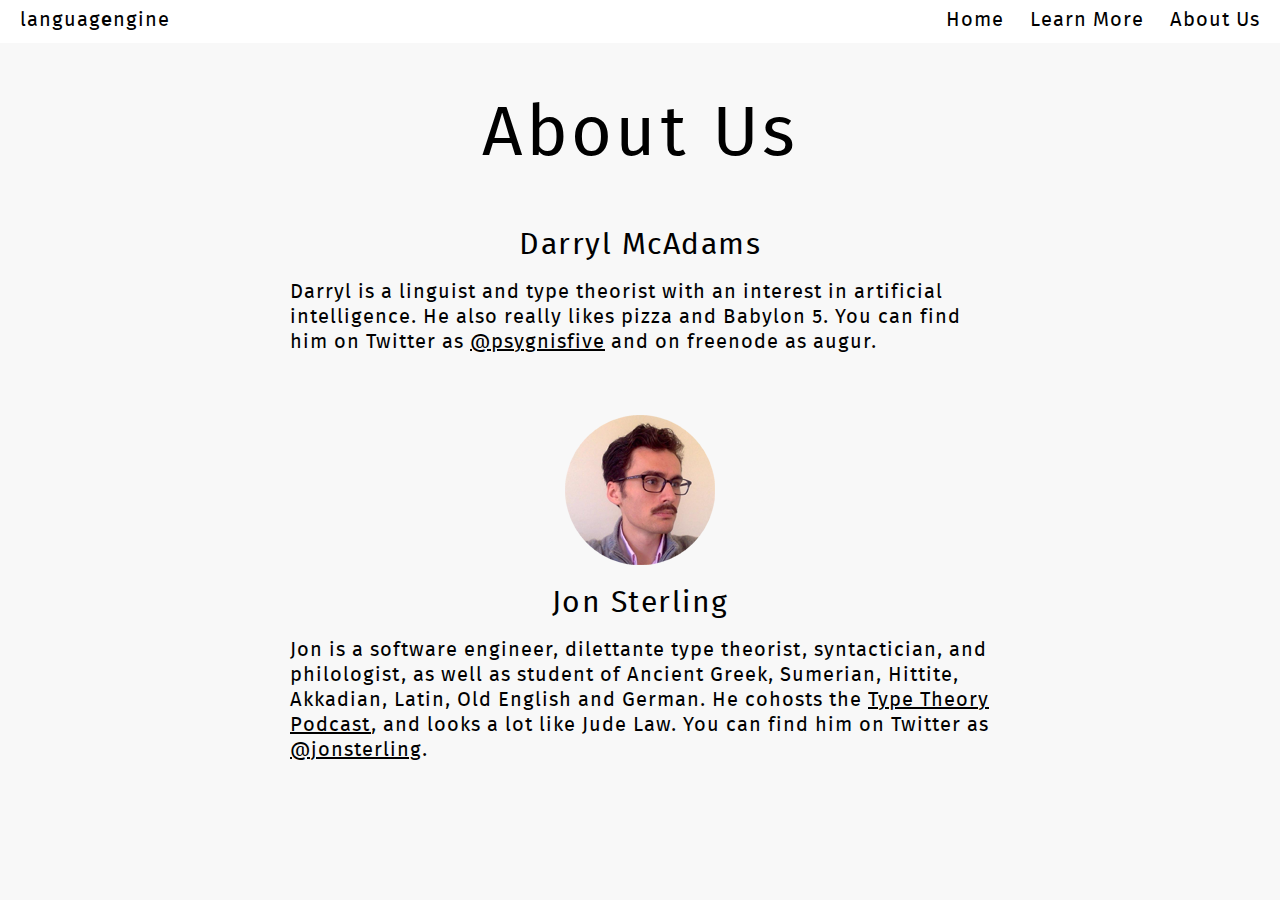
<file: about-us.html>
<!doctype html>
<html>
    <head>
        <meta charset="utf-8"> 
        <link href="/stylesheets/global.css" rel="stylesheet" type="text/css" />
        <title>languagengine - About Us</title>
    </head>
    <body class="info-page">
        <section id="header">
            <a href="/"><span id="title">languag<span class="logo-e">e</span>ngine</span></a>
            <nav id="navigation">
                <a href="/">Home</a>
                <a href="/learn-more">Learn More</a>
                <a href="/about-us">About Us</a>
            </nav>
        </section>
        
        <section id="about-us" class="content-section">
            <h1>About Us</h1>
            <div class="content">
                
                <div class="bio">
                    <h3>Darryl McAdams</h3>
                    <p>
                        Darryl is a linguist and type theorist with an interest in artificial intelligence. He also really likes pizza and Babylon 5. You can find him on Twitter as <a href="http://www.twitter.com/psygnisfive">@psygnisfive</a> and on freenode as augur.
                    </p>
                </div>
                
                <div class="bio">
                    <img src="/images/jon.png" alt="Jon Sterling" width=150 height=150 />
                    <h3>Jon Sterling</h3>
                    <p class="bio">
                        Jon is a software engineer, dilettante type theorist, syntactician, and philologist, as well as student of Ancient Greek, Sumerian, Hittite, Akkadian, Latin, Old English and German. He cohosts the <a href="http://typetheorypodcast.com/">Type Theory Podcast</a>, and looks a lot like Jude Law. You can find him on Twitter as <a href="http://www.twitter.com/jonsterling">@jonsterling</a>.
                    </p>
                </div>
            </div>
        </section>
    </body>
</html>
</file>
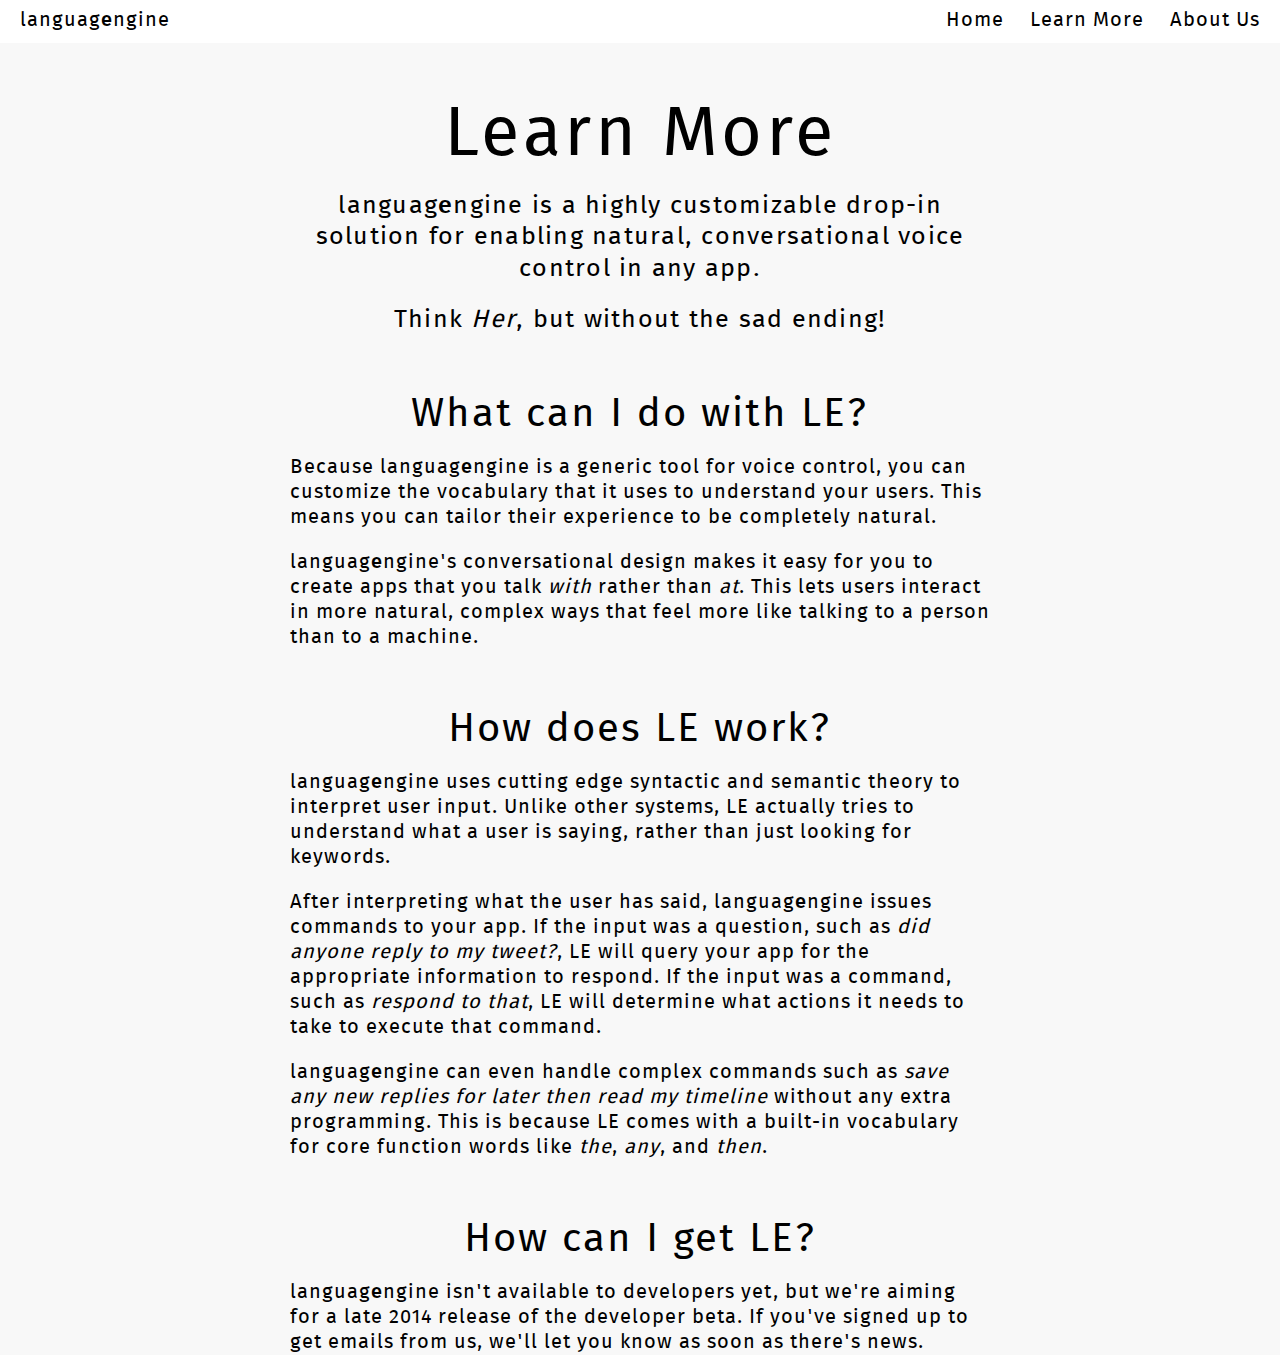
<file: learn-more.html>
<!doctype html>
<html>
    <head>
        <meta charset="utf-8"> 
        <link href="/stylesheets/global.css" rel="stylesheet" type="text/css" />
        <title>languagengine - Learn More</title>
    </head>
    <body class="info-page">
        <section id="header">
            <a href="/"><span id="title">languag<span class="logo-e">e</span>ngine</span></a>
            <nav id="navigation">
                <a href="/">Home</a>
                <a href="/learn-more">Learn More</a>
                <a href="/about-us">About Us</a>
            </nav>
        </section>
        
        <section id="learn-more" class="content-section">
            <h1>Learn More</h1>
            <p class="description">
                languag<span class="logo-e">e</span>ngine is a highly customizable drop-in solution
                for enabling natural, conversational voice control in any app.
            </p>
            <p class="description">
                Think <em>Her</em>, but without the sad ending!
            </p>
            <div class="content">
                <div class="question">
                    <h2>What can I do with LE?</h2>
                    <p>
                        Because languag<span class="logo-e">e</span>ngine is a generic tool for voice control,
                        you can customize the vocabulary that it uses to understand your
                        users. This means you can tailor their experience to be
                        completely natural.
                    </p>
                    <p>
                        languag<span class="logo-e">e</span>ngine's conversational design makes it easy for you to
                        create apps that you talk <em>with</em> rather than <em>at</em>.
                        This lets users interact in more natural, complex ways that
                        feel more like talking to a person than to a machine.
                    </p>
                </div>
                <div class="question">
                    <h2>How does LE work?</h2>
                    <p>
                        languag<span class="logo-e">e</span>ngine uses cutting edge syntactic and semantic theory
                        to interpret user input. Unlike other systems, LE actually tries
                        to understand what a user is saying, rather than just looking
                        for keywords.
                    </p>
                    <p>
                        After interpreting what the user has said, languag<span class="logo-e">e</span>ngine issues
                        commands to your app. If the input was a question, such as
                        <em>did anyone reply to my tweet?</em>, LE will query your app
                        for the appropriate information to respond. If the input was a command,
                        such as <em>respond to that</em>, LE will determine what actions
                        it needs to take to execute that command.
                    </p>
                    <p>
                        languag<span class="logo-e">e</span>ngine can even handle complex commands such as
                        <em>save any new replies for later then read my timeline</em>
                        without any extra programming. This is because LE comes with a built-in
                        vocabulary for core function words like <em>the</em>, <em>any</em>,
                        and <em>then</em>.
                    </p>
                </div>
                <div class="question">
                    <h2>How can I get LE?</h2>
                    <p>
                        languag<span class="logo-e">e</span>ngine isn't available to developers yet, but we're aiming for
                        a late 2014 release of the developer beta. If you've signed up to get emails
                        from us, we'll let you know as soon as there's news.
                    </p>
                </div>
            </div>
        </section>
    </body>
</html>
</file>
<file: stylesheets/global.css>
@font-face {
    font-family: 'Fira Sans';
    font-style: normal;
    font-weight: 400;
    src: local('Fira Sans'), url("../fonts/FiraSans-Regular.woff") format('woff');
}
@font-face {
    font-family: 'Fira Sans';
    font-style: normal;
    font-weight: 500;
    src: local('Fira Sans Medium'), url("../fonts/FiraSans-Medium.woff") format('woff');
}
@font-face {
    font-family: 'Source Serif Pro';
    font-style: normal;
    font-weight: 400;
    src: local('Source Serif Pro'), url("../fonts/SourceSerifPro-Regular.woff") format('woff');
}
@font-face {
    font-family: 'Source Serif Pro';
    font-style: italic;
    font-weight: 400;
    src: url("../fonts/Heuristica-Italic.woff") format('woff');
}
@font-face {
    font-family: 'Source Serif Pro';
    font-style: normal;
    font-weight: 700;
    src: local('Source Serif Pro Bold'), url("../fonts/SourceSerifPro-Bold.woff") format('woff');
}
@font-face {
    font-family: 'Source Code Pro';
    font-style: normal;
    font-weight: 400;
    src: local('Source Code Pro'), url("../fonts/SourceCodePro-Regular.woff") format('woff');
}


* {
  font-family: 'Fira Sans', "Helvetica Neue", Helvetica, Arial, sans-serif;
  letter-spacing: 0.05em;
  padding: 0;
  font-weight: 100;
  margin: 0;
}
pre, code, .code-sample {
  font-family: "Source Code Pro", Menlo, Monaco, Consolas, "DejaVu Sans Mono", monospace;
}
a { color: black; }

.logo-e { font-weight: 500; }

.main-page section { color: white; }
.info-page section { color: black; }

h1 {
  font-size: 70px;
  margin-bottom: 10px;
}

h2 {
  font-size: 40px;
  margin-bottom: 10px;
}

h3 {
  font-size: 30px;
}

p {
  font-size: 25px;
}

#header {
  background-color: white;
  
  font-size: 20px;
  text-align: left;
  
  position: fixed;
  left: 0;
  right: 0;
  height: 43px;
  padding: 0;
  
  z-index: 1;
}

#title {
  float: left;
  padding: 10px;
  margin-left: 10px;
}
#navigation {
  float: right;
  height: 40px;
  margin: 10px 10px 0px 0px;
}
#navigation a {
  color: black;
  text-decoration: none;
  padding: 10px;
}
#navigation a:hover {
  background-color: #EEEEEE;
}


#intro          { color: black; background-color: #F8F8F8; }
#easy           { background-color: #65A683; }
#flexible       { background-color: #218777; }
#intuitive      { background-color: #3F585F; }
#conversational { background-color: #47384D; }
#stay-informed  { background-color: #DD3357; }


.content-section {
  color: white;
  padding: 100px 50px 50px 50px;
  height: 600px;
  text-align: center;
}
.content { margin-top: 60px; }

.code-sample {
  letter-spacing: -0.02em;
  font-size: 17px;
  text-align: left;
  
  color: #444444;
  
  margin: 50px 0 0 -300px;
  width: 600px;
  position: relative;
  left: 50%;
}
.code-comment {
  color: #AAAAAA;
}
.code-keyword {
  color: #3FA8AF;
}
.code-string {
  color: #DD3357;
}

.clearer { clear: both; }

.left-column {
  float: left;
  width: 50%;
  text-align: right;
}
.right-column {
  float: right;
  width: 50%;
  text-align: left;
}

.blurb {
  margin-top: 140px;
  width: 350px;
  font-size: 18px;
  line-height: 2em;
}
.left-column .blurb {
  margin-right: 20px;
  float: right;
}
.right-column .blurb {
  margin-left: 20px;
  float: left;
}

.cartoon { margin: 0 20px 0 20px; }

#stay-informed .content { margin-top: 100px; }
#stay-informed .stay-informed-info { margin: 0 20px 0 20px; }
#stay-informed p.stay-informed-info { font-size: 20px; line-height: 2em; }
#stay-informed .blurb { margin-top: 0; }
#stay-informed a { color: white; }

#intuitive .cartoon { margin-top: 50px; }
#conversational .cartoon { margin-top: 75px; }

fieldset {
  border: none;
}
input {
  font-size: 20px;
  padding: 10px;
  margin-top: 10px;
  text-align: right;
  border-radius: 5px;
  border: none;
  outline: none;
}
.email-field { width: 250px; }
.submit-button { background-color: rgba(255,255,255,0.8); }
.ng-invalid .submit-button { background-color: rgba(255,255,255,0.2); color: rgba(255,255,255,0.2); }
.invalid-email-error { font-size: 20px; margin-top: 10px; }

.info-page { background-color: #F8F8F8; }
.info-page .content-section p {
  width: 700px;
  position: relative;
  left: 50%;
  margin: 20px 0px 0px -350px;
  line-height: 1.25em;
}
.info-page .content p {
  text-align: left;
  font-size: 20px;
}
.question { margin-bottom: 60px; }
.bio { margin-bottom: 60px; }
.bio img {
  margin-bottom: 20px;
}
</file>
